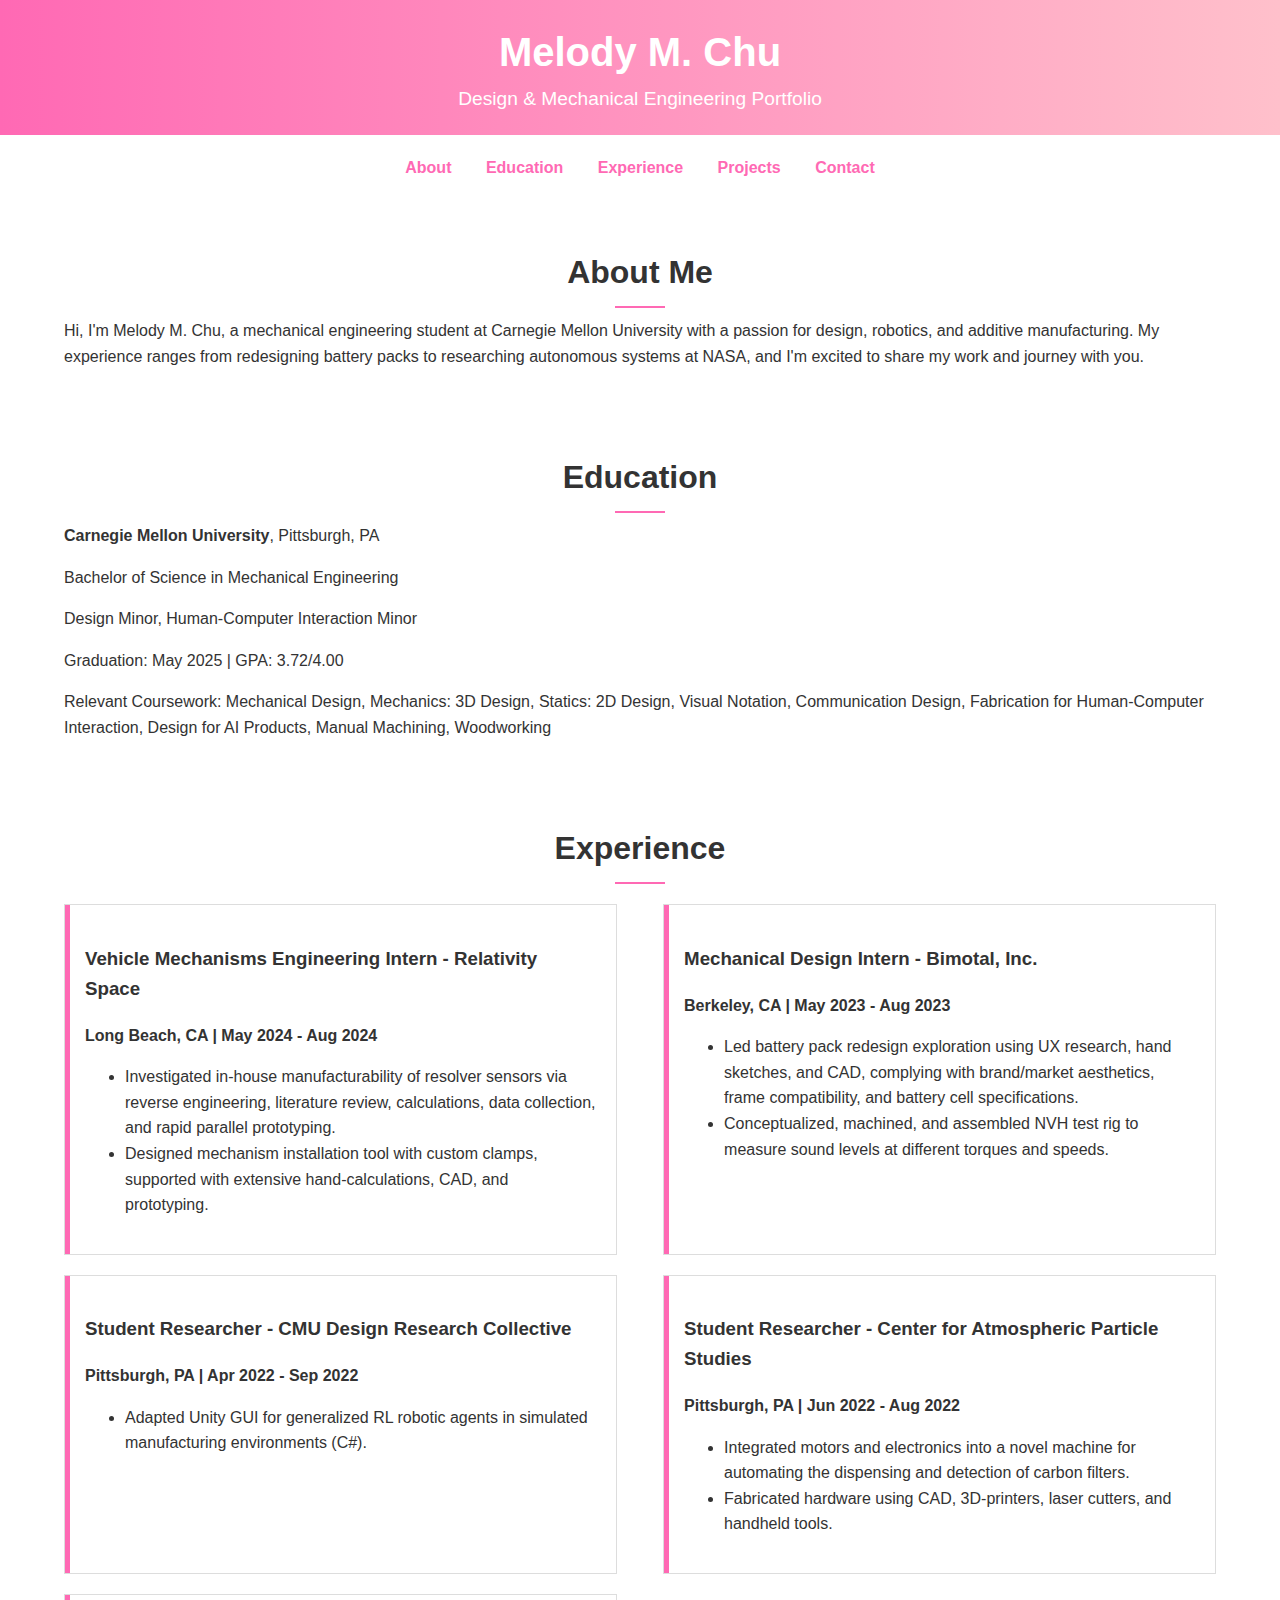
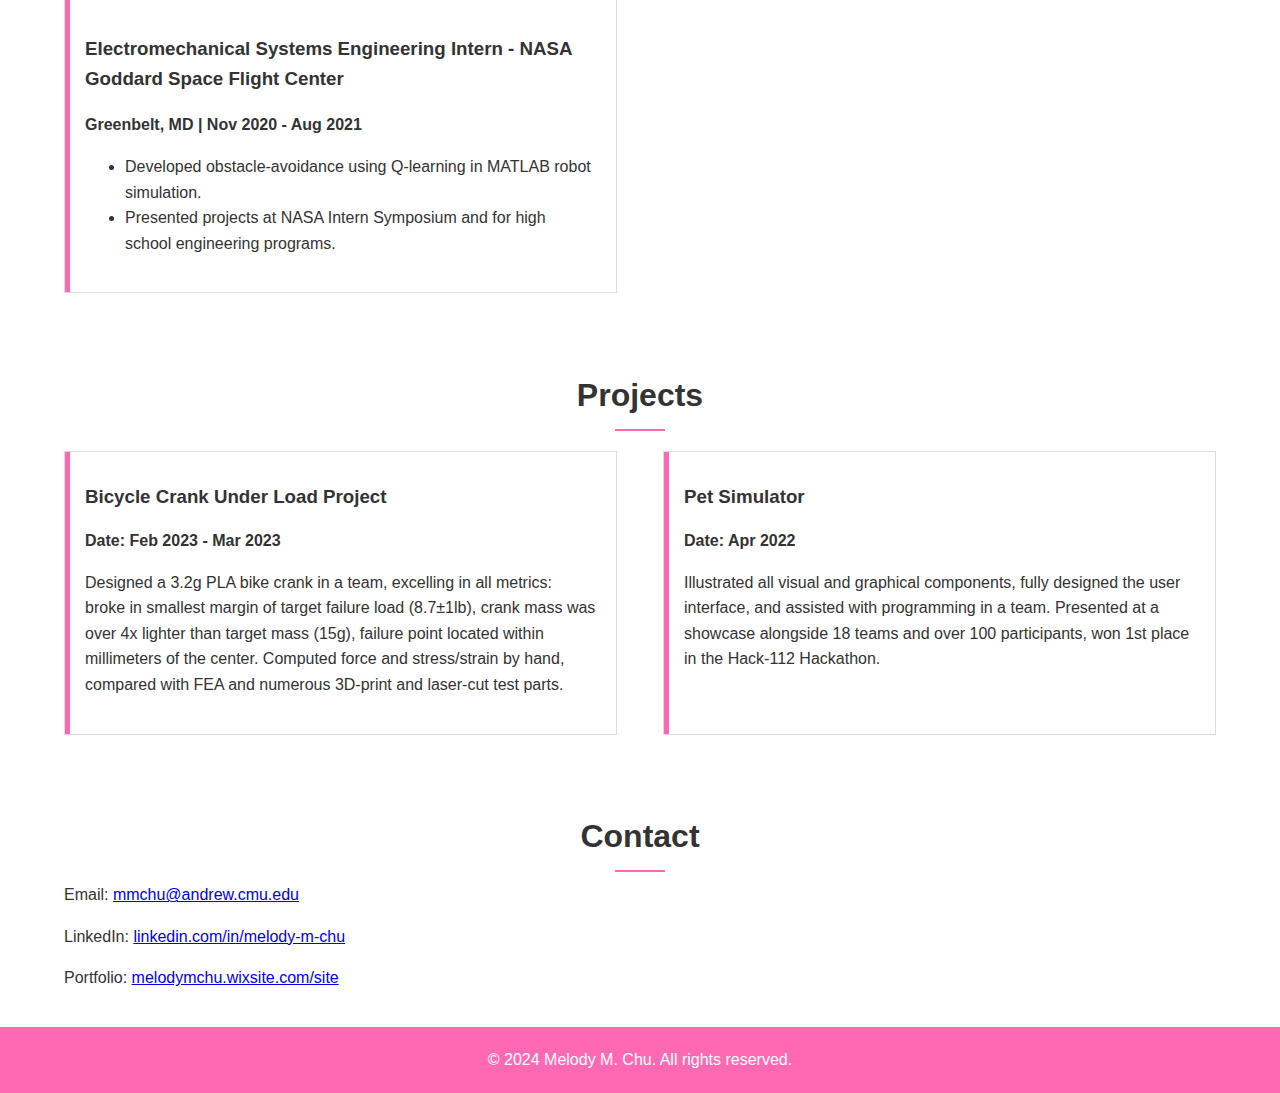
<file: index.html>
<!DOCTYPE html>
<html lang="en">
<head>
    <meta charset="UTF-8">
    <meta name="viewport" content="width=device-width, initial-scale=1.0">
    <title>Melody M. Chu | Design & Mechanical Engineering Portfolio</title>
    <style>
        /* General Styles */
        body {
            font-family: 'Segoe UI', Tahoma, Geneva, Verdana, sans-serif;
            margin: 0;
            padding: 0;
            line-height: 1.6;
            background-color: #fff;
            color: #333;
        }

        header {
            background: linear-gradient(90deg, #FF69B4, #FFC0CB);
            color: #fff;
            padding: 20px 0;
            text-align: center;
        }

        header h1 {
            margin: 0;
            font-size: 2.5em;
            animation: fadeIn 2s;
        }

        header p {
            margin: 0;
            font-size: 1.2em;
            animation: fadeIn 3s;
        }

        nav {
            text-align: center;
            margin: 20px 0;
        }

        nav a {
            margin: 0 15px;
            color: #FF69B4;
            text-decoration: none;
            font-weight: bold;
            position: relative;
        }

        nav a:hover {
            color: #FF1493;
        }

        nav a::after {
            content: '';
            position: absolute;
            width: 100%;
            height: 2px;
            background-color: #FF69B4;
            left: 0;
            bottom: -5px;
            transform: scaleX(0);
            transform-origin: bottom right;
            transition: transform 0.25s ease-out;
        }

        nav a:hover::after {
            transform: scaleX(1);
            transform-origin: bottom left.
        }

        .container {
            width: 90%;
            margin: auto;
            overflow: hidden;
            max-width: 1200px;
        }

        section {
            padding: 20px 0;
        }

        .section-title {
            text-align: center;
            margin-bottom: 20px;
            font-size: 2em;
            position: relative;
            animation: slideIn 1s;
        }

        .section-title::after {
            content: '';
            position: absolute;
            width: 50px;
            height: 2px;
            background-color: #FF69B4;
            left: 50%;
            transform: translateX(-50%);
            bottom: -10px;
        }

        .experience, .projects {
            display: flex;
            flex-wrap: wrap;
            justify-content: space-between;
        }

        .experience-item, .project-item {
            background: #fff;
            padding: 20px;
            margin: 10px 0;
            border: 1px solid #ddd;
            width: 48%;
            box-sizing: border-box;
            transition: box-shadow 0.3s ease;
            position: relative;
            animation: slideIn 1s;
        }

        .experience-item:hover, .project-item:hover {
            box-shadow: 0px 0px 15px rgba(0,0,0,0.2);
        }

        .experience-item::before, .project-item::before {
            content: '';
            position: absolute;
            top: 0;
            left: 0;
            height: 100%;
            width: 5px;
            background: #FF69B4;
            transition: width 0.3s ease-in-out;
        }

        .experience-item:hover::before, .project-item:hover::before {
            width: 100%;
        }

        footer {
            text-align: center;
            padding: 20px;
            background: #FF69B4;
            color: #fff;
            position: relative;
        }

        footer p {
            margin: 0;
            font-size: 1em;
            animation: fadeIn 2s;
        }

        @keyframes fadeIn {
            from { opacity: 0; }
            to { opacity: 1; }
        }

        @keyframes slideIn {
            from { transform: translateY(20px); opacity: 0; }
            to { transform: translateY(0); opacity: 1; }
        }

        /* Mobile Styles */
        @media (max-width: 768px) {
            nav a {
                display: block;
                margin: 10px 0;
            }

            .experience-item, .project-item {
                width: 100%;
                margin: 10px 0;
            }

            header h1 {
                font-size: 2em;
            }

            header p {
                font-size: 1em;
            }
        }

        /* Project Template Styles */
        .project-item img {
            width: 100%;
            height: auto;
            margin-bottom: 15px;
            border-radius: 5px;
        }

        .project-item h3 {
            margin: 10px 0;
        }
    </style>
</head>
<body>

<header>
    <h1>Melody M. Chu</h1>
    <p>Design & Mechanical Engineering Portfolio</p>
</header>

<nav>
    <a href="#about">About</a>
    <a href="#education">Education</a>
    <a href="#experience">Experience</a>
    <a href="#projects">Projects</a>
    <a href="#contact">Contact</a>
</nav>

<div class="container">

    <section id="about">
        <h2 class="section-title">About Me</h2>
        <p>
            Hi, I'm Melody M. Chu, a mechanical engineering student at Carnegie Mellon University with a passion for design, robotics, and additive manufacturing. My experience ranges from redesigning battery packs to researching autonomous systems at NASA, and I'm excited to share my work and journey with you.
        </p>
    </section>

    <section id="education">
        <h2 class="section-title">Education</h2>
        <p><strong>Carnegie Mellon University</strong>, Pittsburgh, PA</p>
        <p>Bachelor of Science in Mechanical Engineering</p>
        <p>Design Minor, Human-Computer Interaction Minor</p>
        <p>Graduation: May 2025 | GPA: 3.72/4.00</p>
        <p>Relevant Coursework: Mechanical Design, Mechanics: 3D Design, Statics: 2D Design, Visual Notation, Communication Design, Fabrication for Human-Computer Interaction, Design for AI Products, Manual Machining, Woodworking</p>
    </section>

    <section id="experience">
        <h2 class="section-title">Experience</h2>
        <div class="experience">
            <div class="experience-item">
                <h3>Vehicle Mechanisms Engineering Intern - Relativity Space</h3>
                <p><strong>Long Beach, CA | May 2024 - Aug 2024</strong></p>
                <ul>
                    <li>Investigated in-house manufacturability of resolver sensors via reverse engineering, literature review, calculations, data collection, and rapid parallel prototyping.</li>
                    <li>Designed mechanism installation tool with custom clamps, supported with extensive hand-calculations, CAD, and prototyping.</li>
                </ul>
            </div>
            <div class="experience-item">
                <h3>Mechanical Design Intern - Bimotal, Inc.</h3>
                <p><strong>Berkeley, CA | May 2023 - Aug 2023</strong></p>
                <ul>
                    <li>Led battery pack redesign exploration using UX research, hand sketches, and CAD, complying with brand/market aesthetics, frame compatibility, and battery cell specifications.</li>
                    <li>Conceptualized, machined, and assembled NVH test rig to measure sound levels at different torques and speeds.</li>
                </ul>
            </div>
            <div class="experience-item">
                <h3>Student Researcher - CMU Design Research Collective</h3>
                <p><strong>Pittsburgh, PA | Apr 2022 - Sep 2022</strong></p>
                <ul>
                    <li>Adapted Unity GUI for generalized RL robotic agents in simulated manufacturing environments (C#).</li>
                </ul>
            </div>
            <div class="experience-item">
                <h3>Student Researcher - Center for Atmospheric Particle Studies</h3>
                <p><strong>Pittsburgh, PA | Jun 2022 - Aug 2022</strong></p>
                <ul>
                    <li>Integrated motors and electronics into a novel machine for automating the dispensing and detection of carbon filters.</li>
                    <li>Fabricated hardware using CAD, 3D-printers, laser cutters, and handheld tools.</li>
                </ul>
            </div>
            <div class="experience-item">
                <h3>Electromechanical Systems Engineering Intern - NASA Goddard Space Flight Center</h3>
                <p><strong>Greenbelt, MD | Nov 2020 - Aug 2021</strong></p>
                <ul>
                    <li>Developed obstacle-avoidance using Q-learning in MATLAB robot simulation.</li>
                    <li>Presented projects at NASA Intern Symposium and for high school engineering programs.</li>
                </ul>
            </div>
        </div>
    </section>

    <section id="projects">
        <h2 class="section-title">Projects</h2>
        <div class="projects">
            <div class="project-item">
                <h3>Bicycle Crank Under Load Project</h3>
                <p><strong>Date: Feb 2023 - Mar 2023</strong></p>
                <p>Designed a 3.2g PLA bike crank in a team, excelling in all metrics: broke in smallest margin of target failure load (8.7±1lb), crank mass was over 4x lighter than target mass (15g), failure point located within millimeters of the center. Computed force and stress/strain by hand, compared with FEA and numerous 3D-print and laser-cut test parts.</p>
            </div>
            <div class="project-item">
                <h3>Pet Simulator</h3>
                <p><strong>Date: Apr 2022</strong></p>
                <p>Illustrated all visual and graphical components, fully designed the user interface, and assisted with programming in a team. Presented at a showcase alongside 18 teams and over 100 participants, won 1st place in the Hack-112 Hackathon.</p>
            </div>
        </div>
    </section>

    <section id="contact">
        <h2 class="section-title">Contact</h2>
        <p>Email: <a href="mailto:mmchu@andrew.cmu.edu">mmchu@andrew.cmu.edu</a></p>
        <p>LinkedIn: <a href="https://www.linkedin.com/in/melody-m-chu">linkedin.com/in/melody-m-chu</a></p>
        <p>Portfolio: <a href="https://melodymchu.wixsite.com/site">melodymchu.wixsite.com/site</a></p>
    </section>

</div>

<footer>
    <p>&copy; 2024 Melody M. Chu. All rights reserved.</p>
</footer>

</body>
</html>
</file>
